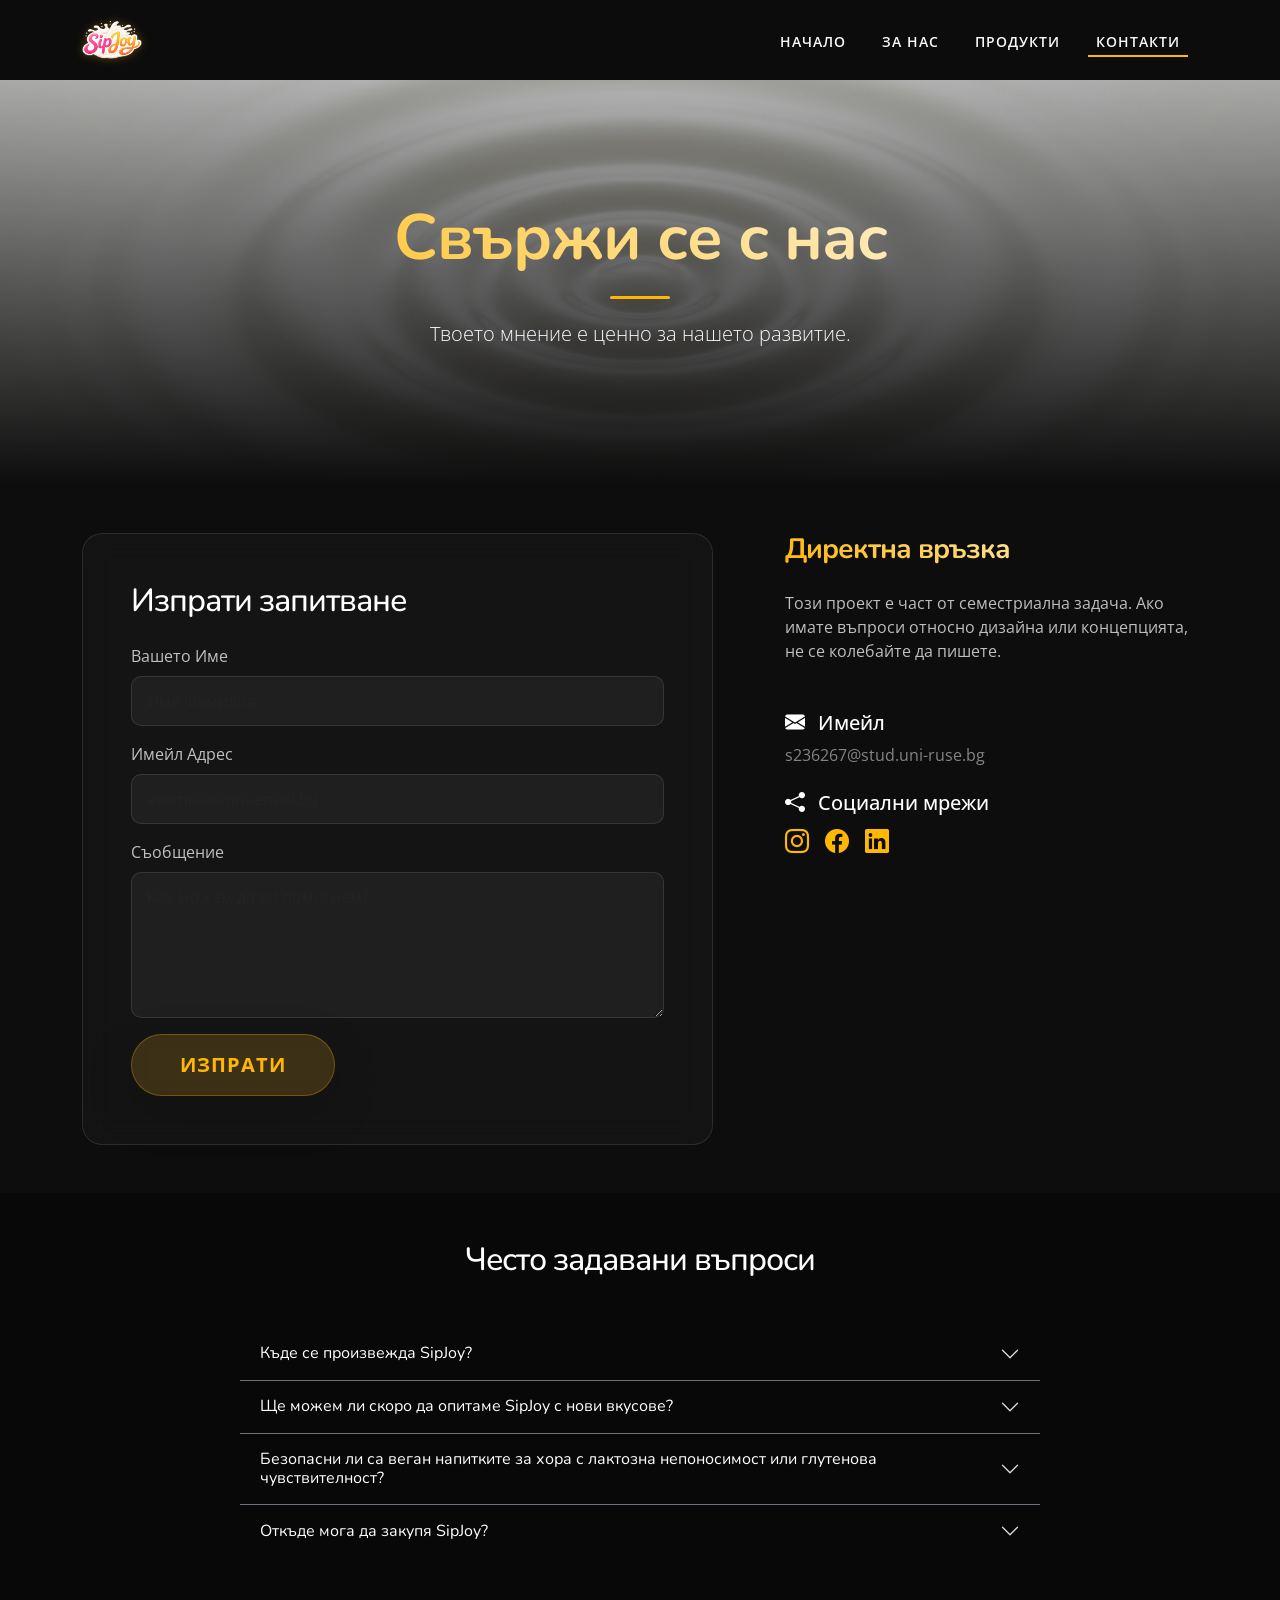
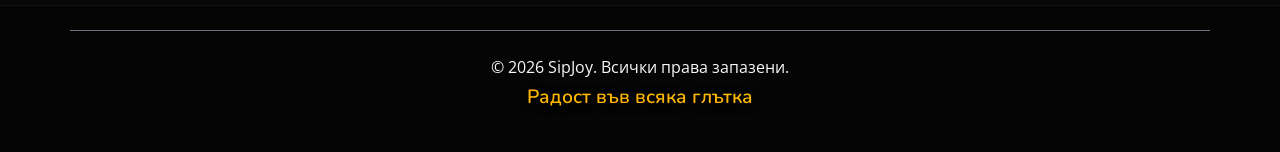
<file: pages/contact.html>
<!DOCTYPE html>
<html lang="bg">

    <head>
        <meta charset="UTF-8">
        <meta name="viewport" content="width=device-width, initial-scale=1.0">
        <title>SipJoy | Контакти</title>

        <link href="https://fonts.googleapis.com/css2?family=Nunito:wght@600;700&family=Open+Sans&subset=cyrillic&display=swap" rel="stylesheet">
        <link rel="stylesheet" href="https://cdn.jsdelivr.net/npm/bootstrap@5.3.3/dist/css/bootstrap.min.css">
        <link rel="stylesheet" href="https://cdn.jsdelivr.net/npm/bootstrap-icons/font/bootstrap-icons.css">
        <link rel="stylesheet" href="../assets/css/styles.css">
    </head>

    <body>

        <nav class="navbar navbar-expand-lg sticky-top">
            <div class="container">
                <a class="navbar-brand" href="../index.html">
                    <img src="../assets/media/images/logo.png" alt="SipJoy">
                </a>
                <button class="navbar-toggler bg-light" type="button" data-bs-toggle="collapse" data-bs-target="#nav">
                    <span class="navbar-toggler-icon text-dark"></span>
                </button>
                <div class="collapse navbar-collapse" id="nav">
                    <ul class="navbar-nav ms-auto">
                        <li class="nav-item"><a href="../index.html" class="nav-link">Начало</a></li>
                        <li class="nav-item"><a href="about.html" class="nav-link">За нас</a></li>
                        <li class="nav-item"><a href="products.html" class="nav-link">Продукти</a></li>
                        <li class="nav-item"><a href="contact.html" class="nav-link active">Контакти</a></li>
                    </ul>
                </div>
            </div>
        </nav>

        <header class="contact-hero">
            <div class="container text-center">
                <h1 class="display-3 text-gradient mb-3">Свържи се с нас</h1>
                <div class="title-separator"></div>
                <p class="lead text-light">Твоето мнение е ценно за нашето развитие.</p>
            </div>
        </header>

        <section class="contact-section py-5">
            <div class="container">
                <div class="row g-5">
                    <div class="col-lg-7">
                        <div class="glass-card p-5">
                            <h2 class="text-white mb-4">Изпрати запитване</h2>
                            <form id="contactForm">
                                <div class="mb-3">
                                    <label class="text-light opacity-75 mb-2">Вашето Име</label>
                                    <input type="text" class="form-control custom-input" placeholder="Име Фамилия">
                                </div>
                                <div class="mb-3">
                                    <label class="text-light opacity-75 mb-2">Имейл Адрес</label>
                                    <input type="email" class="form-control custom-input" placeholder="example@uni-email.bg">
                                </div>
                                <div class="mb-3">
                                    <label class="text-light opacity-75 mb-2">Съобщение</label>
                                    <textarea class="form-control custom-input" rows="5" placeholder="Как можем да ви помогнем?"></textarea>
                                </div>
                                <button type="submit" class="btn btn-primary px-5 btn-lg shadow-lg">Изпрати</button>
                            </form>
                        </div>
                    </div>

                    <div class="col-lg-5">
                        <div class="contact-info ps-lg-4">
                            <h3 class="text-gradient mb-4">Директна връзка</h3>
                            <p class="text-light opacity-75 mb-5">
                                Този проект е част от семестриална задача. Ако имате въпроси относно дизайна или концепцията, не се колебайте да пишете.
                            </p>
                    
                            <div class="info-item mb-4">
                                <h5 class="text-white"><i class="bi bi-envelope-fill text-accent me-2"></i> Имейл</h5>
                                <p class="text-light opacity-50">s236267@stud.uni-ruse.bg</p>
                            </div>

                            <div class="info-item mb-5">
                                <h5 class="text-white"><i class="bi bi-share-fill text-accent me-2"></i> Социални мрежи</h5>
                                <div class="d-flex gap-3">
                                    <a href="#" class="social-link"><i class="bi bi-instagram"></i></a>
                                    <a href="#" class="social-link"><i class="bi bi-facebook"></i></a>
                                    <a href="#" class="social-link"><i class="bi bi-linkedin"></i></a>
                                </div>
                            </div>
                        </div>
                    </div>
                </div>
            </div>
        </section>

        <section class="faq-section py-5 bg-darker">
            <div class="container">
                <h2 class="text-center text-white mb-5">Често задавани въпроси</h2>
                <div class="accordion accordion-flush mx-auto" id="faqAccordion" style="max-width: 800px;">
                    <div class="accordion-item bg-transparent border-secondary text-light">
                        <h2 class="accordion-header">
                            <button class="accordion-button collapsed bg-transparent text-white" type="button" data-bs-toggle="collapse" data-bs-target="#faq1">
                                Къде се произвежда SipJoy?
                            </button>
                        </h2>
                        <div id="faq1" class="accordion-collapse collapse" data-bs-parent="#faqAccordion">
                            <div class="accordion-body opacity-75">
                                Нашите напитки се разработват в партньорство с ферми с дългогодишна история, гарантиращи 100% качество.
                            </div>
                        </div>
                    </div>

                    <div class="accordion-item bg-transparent border-secondary text-light">
                        <h2 class="accordion-header">
                            <button class="accordion-button collapsed bg-transparent text-white" type="button" data-bs-toggle="collapse" data-bs-target="#faq2">
                                Ще можем ли скоро да опитаме SipJoy с нови вкусове?
                            </button>
                        </h2>
                        <div id="faq2" class="accordion-collapse collapse" data-bs-parent="#faqAccordion">
                            <div class="accordion-body opacity-75">
                                Абсолютно! Нашата „лаборатория за вкусове“ не спира да работи. В 
                                момента работим над нови вкусове и по трите категории напитки, като 
                                мислим те да са - боровинкова млечна, йогурт с вкус на малина и 
                                кокосово веган мляко. Последвайте ни в социалните мрежи, за да научите 
                                първи кога ще се появят на пазара!
                            </div>
                        </div>
                    </div>

                    <div class="accordion-item bg-transparent border-secondary text-light">
                        <h2 class="accordion-header">
                            <button class="accordion-button collapsed bg-transparent text-white" type="button" data-bs-toggle="collapse" data-bs-target="#faq3">
                                Безопасни ли са веган напитките за хора с лактозна непоносимост или 
                                глутенова чувствителност?
                            </button>
                        </h2>
                        <div id="faq3" class="accordion-collapse collapse" data-bs-parent="#faqAccordion">
                            <div class="accordion-body opacity-75">
                                Да, нашите веган опции (соя, бадем, лешник) са 100% безлактозни и са 
                                създадени в контролирана среда. Въпреки че са безглутенови по рецепта, 
                                винаги препоръчваме да проверявате етикета за специфични съставки, ако 
                                имате сериозни алергии, за да сте напълно спокойни за здравето си.
                            </div>
                        </div>
                    </div>
                    <div class="accordion-item bg-transparent border-secondary text-light">
                        <h2 class="accordion-header">
                            <button class="accordion-button collapsed bg-transparent text-white" type="button" data-bs-toggle="collapse" data-bs-target="#faq4">
                                Откъде мога да закупя SipJoy?
                            </button>
                        </h2>
                        <div id="faq4" class="accordion-collapse collapse" data-bs-parent="#faqAccordion">
                            <div class="accordion-body opacity-75">
                                SipJoy се разраства бързо! Можете да ни откриете в по-големите вериги 
                                за здравословни храни, специализираните кафе-барове и подбрани 
                                бензиностанции в страната. Ако искате да станете наш партньор или да 
                                предложите локация, използвайте формата за контакт по-горе.
                            </div>
                        </div>
                    </div>
                </div>
            </div>
        </section>

        <footer class="footer text-center py-4">
            <div class="container border-top border-secondary pt-4">
                <p class="mb-1">&copy; 2026 SipJoy. Всички права запазени.</p>
                <p class="small slogan text-muted">Радост във всяка глътка</p>
            </div>
        </footer>

        <script src="https://cdn.jsdelivr.net/npm/bootstrap@5.3.3/dist/js/bootstrap.bundle.min.js"></script>
        <script src="../assets/js/scripts.js"></script>

    </body>

</html>
</file>
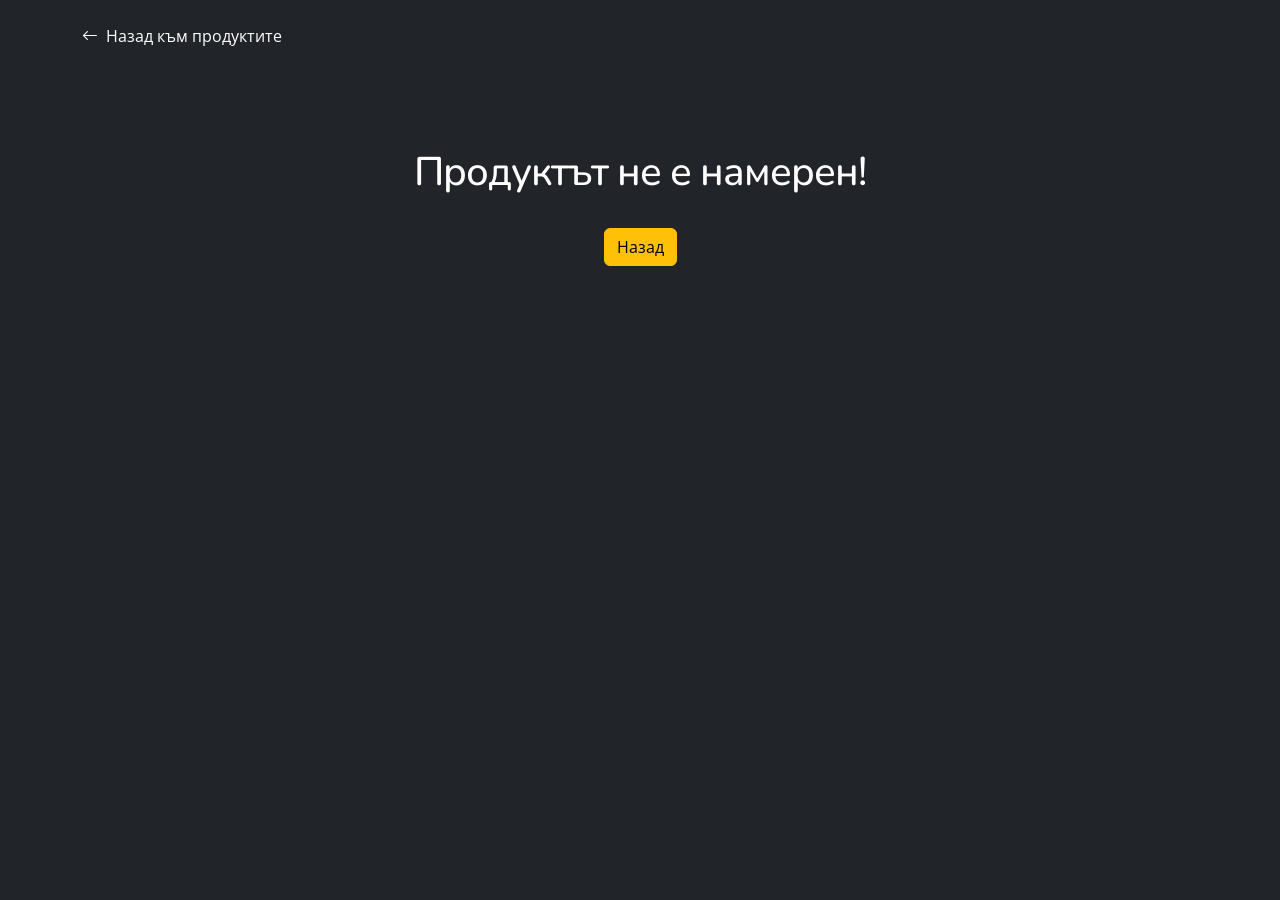
<file: pages/product-details.html>
<!DOCTYPE html>
<html lang="bg">
    <head>
        <meta charset="UTF-8">
        <meta name="viewport" content="width=device-width, initial-scale=1.0">
        <title>SipJoy - Детайли за продукта</title>
        <link href="https://fonts.googleapis.com/css2?family=Nunito:wght@400;600;700;800&family=Open+Sans:wght@400;600;700;800&display=swap" rel="stylesheet">
        <link rel="stylesheet" href="https://cdn.jsdelivr.net/npm/bootstrap@5.3.3/dist/css/bootstrap.min.css">
        <link rel="stylesheet" href="https://cdn.jsdelivr.net/npm/bootstrap-icons/font/bootstrap-icons.css">
        <link rel="stylesheet" href="../assets/css/styles.css">
    </head>

    <body class="bg-dark text-white">

        <div class="container mt-4">
            <a href="products.html" class="back-btn">
                <i class="bi bi-arrow-left me-2"></i>Назад към продуктите
            </a>
        </div>

        <section class="product-details-section">
            <div class="container">
                <div class="row align-items-center g-5">
                    <div class="col-lg-6 text-center">
                        <div class="img-zoom-container" id="zoomTrigger">
                            <img id="product-img" src="" alt="" class="img-fluid">
                        </div>
                        <p class="text-muted mt-3 small"><i class="bi bi-search me-1"></i> Кликни върху снимката за увеличение</p>
                    </div>

                    <div class="col-lg-6">
                        <h1 id="product-title" class="display-4 fw-bold mb-3" style="color: var(--accent);"></h1>
                        
                        <div class="mb-4">
                            <h5 class="fw-bold"><i class="bi bi-info-circle me-2 text-accent"></i>Състав:</h5>
                            <p id="product-ingredients" class="lead fs-6"></p>
                        </div>

                        <div id="product-tags" class="mb-4"></div>

                        <div class="nutrition-card p-4">
                            <h5 class="fw-bold mb-3">Хранителна стойност (на 100ml):</h5>
                            <table class="table table-dark m-0">
                                <tbody id="nutrition-body"></tbody>
                            </table>
                        </div>
                    </div>
                </div>
            </div>
        </section>

        <script src="https://cdn.jsdelivr.net/npm/bootstrap@5.3.3/dist/js/bootstrap.bundle.min.js"></script>
        <script src="../assets/js/scripts.js"></script>
    </body>
</html>
</file>
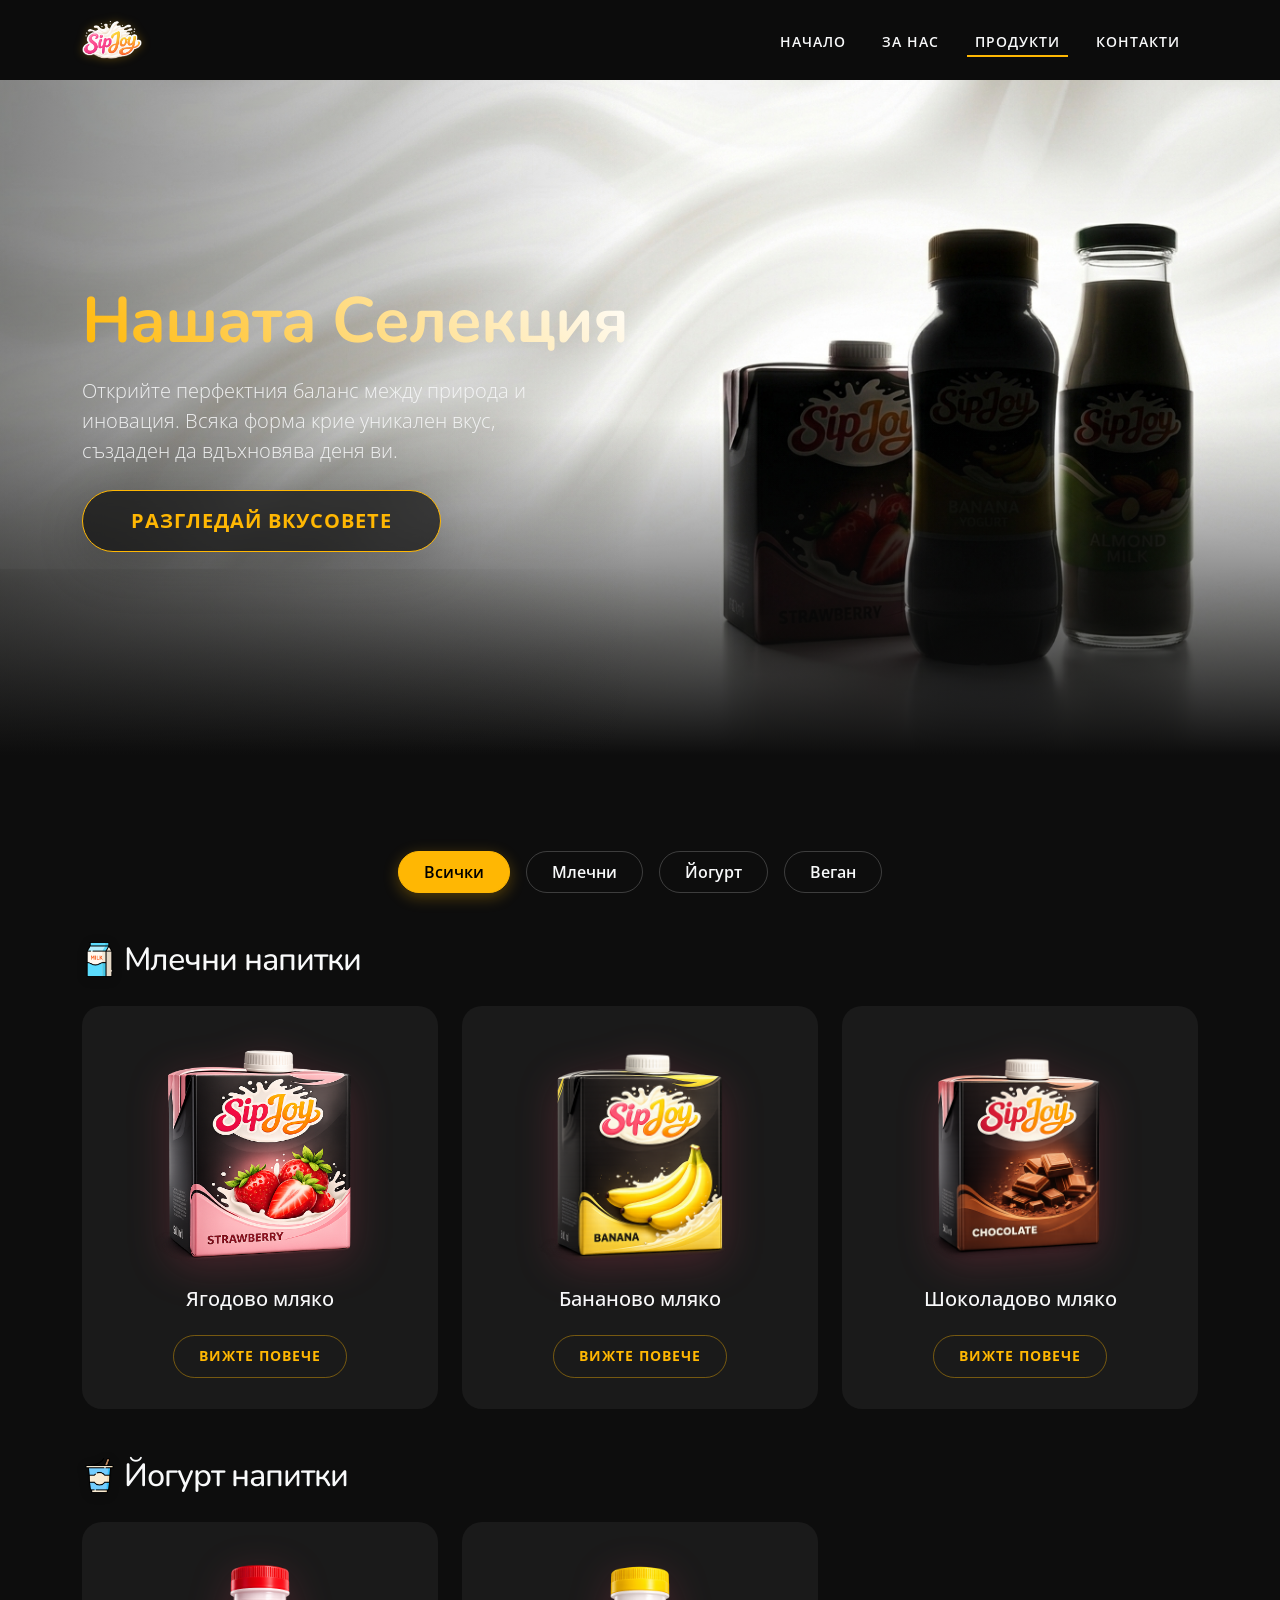
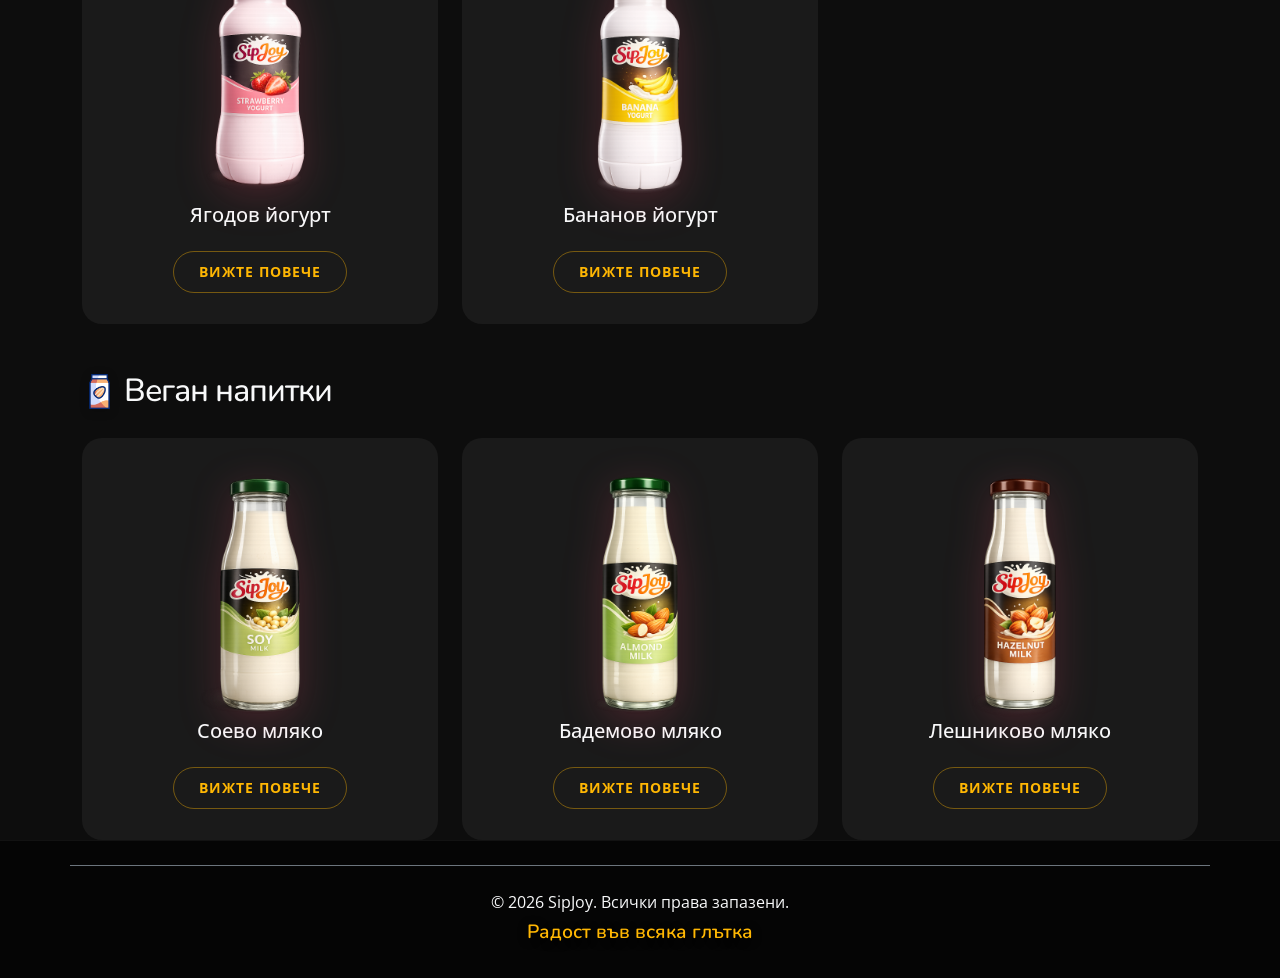
<file: pages/products.html>
<!DOCTYPE html>
<html lang="bg">

    <head>
        <meta charset="UTF-8">
        <meta name="viewport" content="width=device-width, initial-scale=1.0">
        <title>SipJoy | Продукти</title>

        <link href="https://fonts.googleapis.com/css2?family=Nunito:wght@600;700&family=Open+Sans&subset=cyrillic&display=swap" rel="stylesheet">
        <link rel="stylesheet" href="https://cdn.jsdelivr.net/npm/bootstrap@5.3.3/dist/css/bootstrap.min.css">
        <link rel="stylesheet" href="https://cdn.jsdelivr.net/npm/bootstrap-icons/font/bootstrap-icons.css">
        <link rel="stylesheet" href="../assets/css/styles.css">
    </head>

    <body>

        <nav class="navbar navbar-expand-lg sticky-top">
            <div class="container">
                <a class="navbar-brand" href="../index.html">
                    <img src="../assets/media/images/logo.png" alt="SipJoy">
                </a>
                <button class="navbar-toggler bg-light" type="button" data-bs-toggle="collapse" data-bs-target="#nav">
                    <span class="navbar-toggler-icon text-dark"></span>
                </button>
                <div class="collapse navbar-collapse" id="nav">
                    <ul class="navbar-nav ms-auto">
                        <li class="nav-item"><a href="../index.html" class="nav-link">Начало</a></li>
                        <li class="nav-item"><a href="about.html" class="nav-link">За нас</a></li>
                        <li class="nav-item"><a href="products.html" class="nav-link active">Продукти</a></li>
                        <li class="nav-item"><a href="contact.html" class="nav-link">Контакти</a></li>
                    </ul>
                </div>
            </div>
        </nav>

        <header class="products-hero">
            <div class="container">
                <div class="row">
                    <div class="col-lg-6 text-start">
                        <h1 class="display-3 text-gradient mb-3">Нашата Селекция</h1>
                        <p class="lead text-light mb-4" style="opacity: 0.9; max-width: 500px;">
                            Открийте перфектния баланс между природа и иновация. Всяка форма крие уникален вкус, създаден да вдъхновява деня ви.
                        </p>
                        <a href="#all-products" class="btn btn-primary px-5 btn-lg shadow-lg">
                            Разгледай вкусовете
                        </a>
                    </div>
                </div>
            </div>
        </header>

        <div class="container my-5 pt-5">
            <div class="filter-menu d-flex justify-content-center flex-wrap gap-3">
                <button class="filter-btn active" data-filter="all">Всички</button>
                <button class="filter-btn" data-filter="dairy">Млечни</button>
                <button class="filter-btn" data-filter="yogurt">Йогурт</button>
                <button class="filter-btn" data-filter="vegan">Веган</button>
            </div>
        </div>

        <section class="product-category container mt-5" id="dairy">
            <h2 class="mb-4"><img src="../assets/media/images/milk-icon.png" alt="Прясно мляко икона" class="flavor-img"> Млечни напитки</h2>

            <div class="row g-4">

                <div class="col-md-4">
                    <div class="product-card card-strawberry h-100 text-center">
                        <img src="../assets/media/images/SJ_strawberryMilk_card.png" class="card-img-top" alt="Ягодова млечна напитка">

                        <h5 class="mb-4">Ягодово мляко</h5>
                        
                        <a href="product-details.html?id=strawberry_milk" class="btn card-btn mt-auto">
                            Вижте повече
                        </a>
                    </div>
                </div>

                <div class="col-md-4">
                    <div class="product-card card-banana h-100 text-center">
                        <img src="../assets/media/images/SJ_bananaMilk_card.png" class="card-img-top" alt="Бананова млечна напитка">

                        <h5 class="mb-4">Бананово мляко</h5>

                        <a href="product-details.html?id=banana_milk" class="btn card-btn mt-auto">
                            Вижте повече
                        </a>
                    </div>
                </div>

                <div class="col-md-4">
                    <div class="product-card card-choco h-100 text-center">
                        <img src="../assets/media/images/SJ_chocolateMilk_card.png" class="card-img-top" alt="Шоколадова млечна напитка">
  
                        <h5 class="mb-4">Шоколадово мляко</h5>

                        <a href="product-details.html?id=chocolate_milk" class="btn card-btn mt-auto">
                            Вижте повече
                        </a>
                    </div>
                </div>

            </div>
        </section>

        <section class="product-category container mt-5" id="yogurt">
            <h2 class="mb-4"><img src="../assets/media/images/yogurt-icon.png" alt="Йогурт икона" class="flavor-img"> Йогурт напитки</h2>

            <div class="row g-4">

                <div class="col-md-4">
                    <div class="product-card card-strawberry h-100 text-center">
                        <img src="../assets/media/images/SJ_strawberryYogurt_card.png" class="card-img-top" alt="Ягодова йогурт напитка">

                        <h5 class="mb-4">Ягодов йогурт</h5>
                        
                        <a href="product-details.html?id=strawberry_yogurt" class="btn card-btn mt-auto">
                            Вижте повече
                        </a>
                    </div>
                </div>

                <div class="col-md-4">
                    <div class="product-card card-banana h-100 text-center">
                        <img src="../assets/media/images/SJ_bananaYogurt_card.png" class="card-img-top" alt="Бананова йогурт напитка">
                        
                        <h5 class="mb-4">Бананов йогурт</h5>
                        
                        <a href="product-details.html?id=banana_yogurt" class="btn card-btn mt-auto">
                            Вижте повече
                        </a>
                    </div>
                </div>

            </div>
        </section>

        <section class="product-category container mt-5" id="vegan">
            <h2 class="mb-4"><img src="../assets/media/images/almond-milk-icon.png" alt="Ядково мляко" class="flavor-img"> Веган напитки</h2>

            <div class="row g-4">

                <div class="col-md-4">
                    <div class="product-card card-vegan h-100 text-center">
                        <img src="../assets/media/images/SJ_soyMilk_card.png" class="card-img-top" alt="Соево мляко">
                        
                        <h5 class="mb-4">Соево мляко</h5>
                            
                        <a href="product-details.html?id=soy_milk" class="btn card-btn mt-auto">
                            Вижте повече
                        </a>
                    </div>
                </div>

                <div class="col-md-4">
                    <div class="product-card card-vegan h-100 text-center">
                        <img src="../assets/media/images/SJ_almondMilk_card.png" class="card-img-top" alt="Бадемово мляко">
    
                        <h5 class="mb-4">Бадемово мляко</h5>
                            
                        <a href="product-details.html?id=almond_milk" class="btn card-btn mt-auto">
                            Вижте повече
                        </a>
                    </div>
                </div>

                <div class="col-md-4">
                    <div class="product-card card-vegan h-100 text-center">
                        <img src="../assets/media/images/SJ_hazelnutMilk_card.png" class="card-img-top" alt="Лешниково мляко">
                        
                        <h5 class="mb-4">Лешниково мляко</h5>
                        
                        <a href="product-details.html?id=hazelnut_milk" class="btn card-btn mt-auto">
                            Вижте повече
                        </a>
                    </div>
                </div>

            </div>
        </section>

        <footer class="footer text-center py-4">
            <div class="container border-top border-secondary pt-4">
                <p class="mb-1">&copy; 2026 SipJoy. Всички права запазени.</p>
                <p class="small slogan text-muted">Радост във всяка глътка</p>
            </div>
        </footer>

        <script src="https://cdn.jsdelivr.net/npm/bootstrap@5.3.3/dist/js/bootstrap.bundle.min.js"></script>
        <script src="../assets/js/scripts.js"></script>

    </body>

</html>
</file>
<file: assets/css/styles.css>
/* Променливи за лесна промяна */
:root {
    --bg-dark: #0d0d0d;
    --surface: #1a1a1a;
    /* Топло златисто - символ на качество и енергия */
    --accent: #ffb703; 
    --accent-hover: #ff9f1c; 
    --text-light: #f8f9fa;
    --text-secondary: #a0a0a0;
    --glass: rgba(255, 255, 255, 0.05);
}

/* === INDEX.HTML === */
.hero-section {
    height: 90vh;
    position: relative;
    overflow: hidden;
    background-color: #000; /* Резервен цвят */
    display: flex;
    justify-content: center;
    align-items: center;
}

.video-background {
    position: absolute;
    top: 0;
    left: 0;
    width: 100%;
    height: 100%;
    z-index: 1;
}

#hero-video {
    width: 100%;
    height: 100%;
    object-fit: cover; /* Видеото запълва целия екран без разтягане */
    filter: brightness(0.6) contrast(1.1); /* Прави видеото малко по-тъмно */
}

.video-overlay {
    position: absolute;
    top: 0;
    left: 0;
    width: 100%;
    height: 100%;
    background: radial-gradient(circle, rgba(0,0,0,0.2) 0%, rgba(0,0,0,0.8) 100%);
    z-index: 2;
}

.video-overlay::after {
    content: "";
    position: absolute;
    bottom: 0;
    left: 0;
    width: 100%;
    height: 250px; /* Дължината на преливането */
    background: linear-gradient(to bottom, transparent, #0d0d0d); /* Прелива към цвета на следващата секция */
    pointer-events: none;
}

/* Стил за логото, за да изпъква върху видеото */
.hero-logo-container {
    position: relative;
    z-index: 3; /* Трябва да е над overlay-а */
    text-align: center; /* Центрира съдържанието вътре */
}

.hero-logo {
    max-width: 250px; /* Можеш леко да го увеличиш, ако е нужно */
    height: auto;
    filter: drop-shadow(0 0 15px rgba(0,0,0,0.5));
    /* Премахваме align-items оттук, то е за флекс контейнери */
    display: block;
    margin: 0 auto; /* Двойна застраховка за центриране */
}

body {
    background-color: var(--bg-dark);
    color: var(--text-light);
    font-family: 'Open Sans', sans-serif;
    overflow-x: hidden;
}

h1, h2, h3, .navbar-brand {
    font-family: 'Nunito', sans-serif;
    letter-spacing: -1px;
}

/* Навигация */
.navbar {
    background: rgba(13, 13, 13, 0.7) !important;
    backdrop-filter: blur(15px);
    -webkit-backdrop-filter: blur(15px);
    transition: all 0.4s ease-in-out;
    padding: 15px 0;
}

/* Състояние при скролване (активирано от JS) */
.navbar.navbar-scrolled {
    background: rgba(13, 13, 13, 0.95) !important;
    padding: 10px 0;
    box-shadow: 0 4px 20px rgba(0, 0, 0, 0.5);
    border-bottom: 1px solid rgba(255, 183, 3, 0.2); /* Тънка златна линия при скрол */
}

.navbar-brand img {
    height: 40px; /* Елегантно и малко */
    transition: transform 0.3s ease;
    filter: drop-shadow(0 0 5px rgba(255,183,3,0.3));
}

.navbar-brand:hover img {
    transform: scale(1.1);
}

.nav-link {
    font-family: 'Open Sans', sans-serif;
    font-weight: 600;
    color: var(--text-light) !important;
    text-transform: uppercase;
    font-size: 0.9rem;
    letter-spacing: 1px;
    margin: 0 10px;
    transition: color 0.3s ease;

    position: relative; /* Важно, за да позиционираме линията спрямо текста */
    padding-bottom: 5px;
    transition: color 0.3s ease;
}

/* Създаваме невидимата линия под всеки линк */
.nav-link::after {
    content: '';
    position: absolute;
    width: 0; /* В началото е широка 0% */
    height: 2px;
    bottom: 0;
    left: 0;
    background-color: var(--accent); /* Нашето златисто */
    transition: width 0.3s ease; /* Плавна анимация на разпъване */
}

/* Когато посочим с мишката (hover) или линкът е активен */
.nav-link:hover::after,
.nav-link.active::after {
    width: 100%; /* Линията се разпъва до края на думата */
}

.nav-link:hover {
    color: var(--accent) !important;
}

/* GLASSMORPHISM кутия */
.glass-box {
    background: var(--glass);
    border: 1px solid rgba(255, 255, 255, 0.1);
    border-radius: 30px;
    backdrop-filter: blur(10px);
    transition: transform 0.3s ease, box-shadow 0.3s ease;
}

.glass-box:hover {
    transform: translateY(-5px);
    box-shadow: 0 10px 30px rgba(255, 183, 3, 0.1);
}

.text-gradient {
    background: linear-gradient(135deg, #ffffff 30%, var(--accent) 100%);
    -webkit-background-clip: text;
    -webkit-text-fill-color: transparent;
    font-weight: 800;
}

/* Glass карта за формата */
.glass-card {
    background: rgba(255, 255, 255, 0.03);
    backdrop-filter: blur(15px);
    border: 1px solid rgba(255, 255, 255, 0.1);
    border-radius: 20px;
}

/* Стил за полетата за писане */
.custom-input {
    background: rgba(255, 255, 255, 0.05) !important;
    border: 1px solid rgba(255, 255, 255, 0.1) !important;
    color: white !important;
    padding: 12px 15px;
    border-radius: 10px;
}

.custom-input:focus {
    border-color: #ffb703 !important;
    box-shadow: 0 0 10px rgba(255, 183, 3, 0.2) !important;
}

/* Продуктови карти */
.product-card {
    background: var(--surface);
    border-radius: 20px;
    padding: 30px;
    border: 1px solid transparent;
    transition: all 0.4s cubic-bezier(0.175, 0.885, 0.32, 1.275);
    height: 100%;
}

.product-card:hover {
    transform: translateY(-15px);
    border-color: var(--accent);
    box-shadow: 0 20px 40px rgba(0, 0, 0, 0.6);
}

.img-wrapper {
    height: 200px;
    display: flex;
    align-items: center;
    justify-content: center;
}

.img-wrapper img {
    max-height: 100%;
    filter: drop-shadow(0 10px 10px rgba(0,0,0,0.5));
}

.product-card img {
    max-height: 250px; /* Регулирай според нуждите */
    width: auto;
    object-fit: contain;
    
    /* Тази магия ще накара кутията да "свети" леко и да се отдели от черния фон */
    filter: drop-shadow(0 10px 20px rgba(255, 77, 109, 0.2)); 
    
    transition: all 0.5s ease;
}

/* Специфично сияние според категорията */
.card-strawberry:hover img {
    transform: scale(1.04) rotate(-3deg); /* Леко уголемяване и накланяне */
    filter: drop-shadow(0 10px 25px rgba(255, 77, 109, 0.4)); /* Розово */
}

.card-banana:hover img {
    transform: scale(1.04) rotate(-3deg); /* Леко уголемяване и накланяне */
    filter: drop-shadow(0 10px 25px rgba(255, 232, 163, 0.4)); /* Жълто */
}

.card-choco:hover img {
    transform: scale(1.04) rotate(-3deg); /* Поддържаме същия ефект за консистенция */
    filter: drop-shadow(0 10px 25px rgba(139, 69, 19, 0.5)); /* Топло кафяво/шоколадово сияние */
}

.card-vegan:hover img {
    transform: scale(1.04) rotate(-3deg); /* Леко уголемяване и накланяне */
    filter: drop-shadow(0 10px 25px rgba(190, 235, 193, 0.4)); /* Зелено */
}

/* Бутони */
.btn-primary {
    /* Полупрозрачен златист фон */
    background: rgba(255, 183, 3, 0.15); 
    
    /* МАГИЯТА: Размива всичко зад бутона */
    backdrop-filter: blur(10px);
    -webkit-backdrop-filter: blur(10px);
    
    /* Тънка, фина рамка, която имитира ръб на стъкло */
    border: 1px solid rgba(255, 183, 3, 0.3);
    
    color: var(--accent) !important; /* Текстът е златист, за да се чете */
    border-radius: 50px;
    padding: 15px 40px;
    font-family: 'Open Sans', sans-serif;
    font-weight: 700;
    text-transform: uppercase;
    letter-spacing: 1px;
    transition: all 0.4s cubic-bezier(0.4, 0, 0.2, 1);
    box-shadow: 0 8px 32px 0 rgba(0, 0, 0, 0.37);
}

.btn-primary:hover {
    /* При посочване "стъклото" се запълва със светлина */
    background: rgba(255, 183, 3, 0.8);
    color: #000 !important; /* Текстът става черен за контраст */
    transform: translateY(-5px);
    box-shadow: 0 15px 30px rgba(255, 183, 3, 0.4);
    border-color: var(--accent);
}

.btn-outline-light {
    border-radius: 50px;
    border-width: 2px;
}

.card-btn {
    background: transparent;
    color: var(--accent); /* Текстът е златист от самото начало */
    border: 1px solid rgba(255, 183, 3, 0.4); /* Фина златна рамка */
    border-radius: 50px; /* Заоблени като Hero бутона за консистенция */
    padding: 10px 25px;
    font-family: 'Open Sans', sans-serif;
    font-weight: 700;
    text-transform: uppercase;
    font-size: 0.85rem;
    letter-spacing: 1px;
    transition: all 0.4s cubic-bezier(0.4, 0, 0.2, 1);
}

.card-btn:hover {
    background-color: var(--accent); /* Запълва се със злато */
    color: #000 !important; /* Текстът става черен при ховър */
    transform: translateY(-3px);
    box-shadow: 0 8px 20px rgba(255, 183, 3, 0.3);
    border-color: var(--accent);
}

/* Стилизиране на иконите за вкусове */
.flavor-icons .icon-item {
    transition: transform 0.3s ease;
    opacity: 0.8;
}

.flavor-icons .icon-item i {
    font-size: 1.2rem; /* Размер на иконата */
    display: block;
    margin-bottom: 2px;
}

.flavor-icons .icon-item span {
    font-size: 0.7rem;
    text-transform: uppercase;
    letter-spacing: 1px;
    color: var(--text-secondary);
}

.flavor-icons .icon-item:hover {
    transform: scale(1.2);
    opacity: 1;
}

/* Стил за новите икони от Flaticon */
.flavor-img {
    width: 35px; /* Малък, елегантен размер */
    height: 35px;
    object-fit: contain;
    margin-bottom: 5px;
    transition: transform 0.3s ease;
    /* Ако иконите са твърде ярки, можеш да им дадеш лек shadow */
    filter: drop-shadow(0 2px 5px rgba(0,0,0,0.2));
}

.icon-item:hover .flavor-img {
    transform: scale(1.2) rotate(5deg); /* Леко завъртане за игривост */
}

.icon-item span {
    font-size: 0.75rem;
    font-weight: 600;
    color: var(--text-secondary);
}

/* Специален цвят за шоколад и лешник, който Bootstrap няма */
.text-brown {
    color: #ae8b69 !important;
}

/* Footer */
.footer {
    background-color: #050505; /* Още по-тъмно за разграничаване */
    padding: 50px 0;
    border-top: 1px solid rgba(255, 255, 255, 0.05);
}

.footer h5, .footer p {
    /* Правим текста чисто бял или много светло сив, за да се чете веднага */
    color: var(--text-light) !important; 
    opacity: 1 !important;
}

/* Специално за твоя слоган във футера */
.footer .slogan {
    color: var(--accent) !important; /* Слагаме златистото и тук за акцент */
    font-family: 'Nunito', sans-serif;
    font-weight: 600;
    font-size: 1.2rem;
    text-shadow: 0 2px 10px rgba(0,0,0,0.5);
}


/* === ABOUT.HTML === */
.about-hero {
    height: 65vh; /* Малко по-ниско от началната страница */
    display: flex;
    align-items: center;
    justify-content: center;
    position: relative;
    
    /* Слагаме ДВА градиента за максимален ефект: 
       1. Единият затъмнява цялата снимка леко, за да се чете текста.
       2. Вторият прелива в плътно черно най-отдолу. */
    background: 
        linear-gradient(to bottom, rgba(13, 13, 13, 0.3) 0%, rgba(13, 13, 13, 1) 100%), 
        url('../media/images/about-hero.jpg');
    
    background-size: cover;
    background-position: center;
    background-attachment: scroll; /* Можеш да пробваш 'fixed' за паралакс ефект */

    /* Това гарантира, че няма да има бяла линия между Hero-то и следващата секция */
    margin-bottom: -1px;
}

/* Фина златиста линия под заглавието за консистентност */
.title-separator {
    width: 60px;
    height: 3px;
    background: var(--accent);
    margin: 20px auto;
    border-radius: 2px;
}

.video-container {
    position: relative;
    border-radius: 30px;
    padding: 10px;
    background: rgba(255, 255, 255, 0.05); /* Лека "стъклена" рамка */
    backdrop-filter: blur(10px);
    border: 1px solid rgba(255, 255, 255, 0.1);
}

.video-container video {
    width: 100%;
    display: block;
    border-radius: 20px;
    transition: transform 0.5s ease;
}

.video-container:hover video {
    transform: scale(1.02); /* Лек зум при посочване */
}

/* Стил за самите икони от Flaticon */
.flaticon-img {
    width: 64px; /* Нагласи размера според нуждите ти */
    height: 64px;
    object-fit: contain;
    /* Твоят drop-shadow ефект, адаптиран за картинка */
    filter: drop-shadow(0 0 10px rgba(255, 183, 3, 0.3));
    transition: transform 0.3s ease, filter 0.3s ease;
    z-index: 2;
    position: relative;
}

/* Hover ефект за картинката - използваме твоята логика за scale */
.glass-box:hover .flaticon-img {
    transform: scale(1.15) rotate(5deg); /* Добавихме леко завъртане за динамика */
    filter: drop-shadow(0 0 15px rgba(255, 183, 3, 0.6));
}

/* Сиянието зад картинката (glow) */
.icon-wrapper::after {
    content: '';
    position: absolute;
    top: 50%; left: 50%;
    transform: translate(-50%, -50%);
    width: 40px; height: 40px;
    background: var(--accent);
    filter: blur(30px);
    opacity: 0;
    transition: opacity 0.3s ease;
    z-index: 1;
}

.glass-box:hover .icon-wrapper::after {
    opacity: 0.3;
}

.feature-card {
    background: rgba(255, 255, 255, 0.03);
    border: 1px solid rgba(255, 255, 255, 0.05);
    padding: 40px 30px;
    border-radius: 25px;
    text-align: center;
    transition: all 0.4s cubic-bezier(0.175, 0.885, 0.32, 1.275);
    height: 100%;
}

.feature-icon img {
    width: 50px;
    margin-bottom: 20px;
    filter: grayscale(1) opacity(0.7); /* По подразбиране са по-тихи */
    transition: all 0.3s ease;
}

.feature-card h4 {
    color: #fff;
    font-size: 1.2rem;
    margin-bottom: 15px;
}

.feature-card p {
    font-size: 0.9rem;
    color: rgba(255, 255, 255, 0.6);
    line-height: 1.6;
}

/* Hover Ефекти */
.feature-card:hover {
    background: rgba(255, 255, 255, 0.07);
    transform: translateY(-10px);
    border-color: var(--accent);
}

.feature-card:hover .feature-icon img {
    filter: grayscale(0) opacity(1); /* Светват в цвят при hover */
    transform: scale(1.1);
}


/* === PRODUCTS.HTML === */
.products-hero {
    height: 75vh;
    display: flex;
    align-items: center; /* Центрира текста вертикално */
    position: relative;
    overflow: hidden;

    /* Пътят до новото хоризонтално изображение */
    background-image: 
        linear-gradient(to right, rgba(13, 13, 13, 0.5) 0%, rgba(13, 13, 13, 0) 50%), /* Затъмнява леко зад текста */
        linear-gradient(to bottom, rgba(13, 13, 13, 0) 50%, rgba(13, 13, 13, 1) 100%), /* Прелива в черното отдолу */
        url('../media/images/products-hero.jpg'); /* Увери се, че името на файла съвпада */

    background-size: cover;
    background-position: center right; /* Важно: позиционира бутилките вдясно */
    background-repeat: no-repeat;
}

/* Стил за градиентния текст (ако вече го нямаш от началната страница) */
.text-gradient {
    background: linear-gradient(45deg, #ffb703, #ffffff);
    -webkit-background-clip: text;
    -webkit-text-fill-color: transparent;
    font-weight: bold;
}

/* Специална адаптация на бутона само когато е вътре в products-hero */
.products-hero .btn-primary {
    /* Правим фона на бутона малко по-тъмен/наситен, за да се вижда на белия фон */
    background: rgba(13, 13, 13, 0.7); 
    border-color: var(--accent);
    box-shadow: 0 8px 32px 0 rgba(0, 0, 0, 0.2);
}

.products-hero .btn-primary:hover {
    background: var(--accent); /* При ховър става напълно златист */
    color: #000 !important;
}

.filter-btn {
    background: transparent;
    color: var(--text-light);
    border: 1px solid rgba(255, 255, 255, 0.2);
    padding: 8px 25px;
    border-radius: 50px;
    font-weight: 600;
    transition: all 0.3s ease;
    cursor: pointer;
}

.filter-btn:hover, .filter-btn.active {
    background-color: var(--accent);
    border-color: var(--accent);
    color: #000;
    box-shadow: 0 4px 15px rgba(255, 183, 3, 0.3);
}


/* === CONTACT.HTML === */
/* Контактна Hero Секция */
.contact-hero {
    height: 45vh;
    display: flex;
    align-items: center;
    justify-content: center;
    position: relative;
    /* Използваме новото Ripple изображение */
    background: 
        linear-gradient(to bottom, rgba(13, 13, 13, 0.3) 0%, rgba(13, 13, 13, 1) 100%), 
        url('../media/images/contact-hero.jpg');
    background-size: cover;
    background-position: center;
    background-repeat: no-repeat;
}

/* Социални линкове */
.social-link {
    font-size: 1.5rem;
    color: #ffb703;
    transition: transform 0.3s ease;
}

.social-link:hover {
    transform: translateY(-5px);
    color: white;
}

/* FAQ фон */
.bg-darker {
    background-color: #080808;
}

.accordion-button:not(.collapsed) {
    background-color: rgba(255, 183, 3, 0.1);
    color: #ffb703;
}

.accordion-button::after {
    filter: invert(1); /* Прави иконата на акордеона бяла */
}


/* === PRODUCT-DETAILS.HTML === */
.product-details-section {
    padding: 100px 0;
    min-height: 80vh;
}

/* Ефект за увеличение на снимката */
.img-zoom-container {
    cursor: zoom-in;
    transition: transform 0.4s cubic-bezier(0.175, 0.885, 0.32, 1.275);
    max-width: 400px;
    margin: 0 auto;
}

.img-zoom-container.zoomed {
    transform: scale(1.3);
    cursor: zoom-out;
}

.nutrition-card {
    background: rgba(255, 255, 255, 0.05);
    border: 1px solid rgba(255, 183, 3, 0.2);
    border-radius: 15px;
    backdrop-filter: blur(10px);
}

.table-dark {
            --bs-table-bg: transparent;
}

.ingredient-tag {
    display: inline-block;
    background: rgba(255, 183, 3, 0.1);
    color: var(--accent);
    padding: 5px 15px;
    border-radius: 50px;
    margin: 5px;
    font-size: 0.9rem;
    border: 1px solid rgba(255, 183, 3, 0.3);
}

.back-btn {
    text-decoration: none;
    color: #fff;
    transition: 0.3s;
}

.back-btn:hover {
    color: var(--accent);
}
</file>
